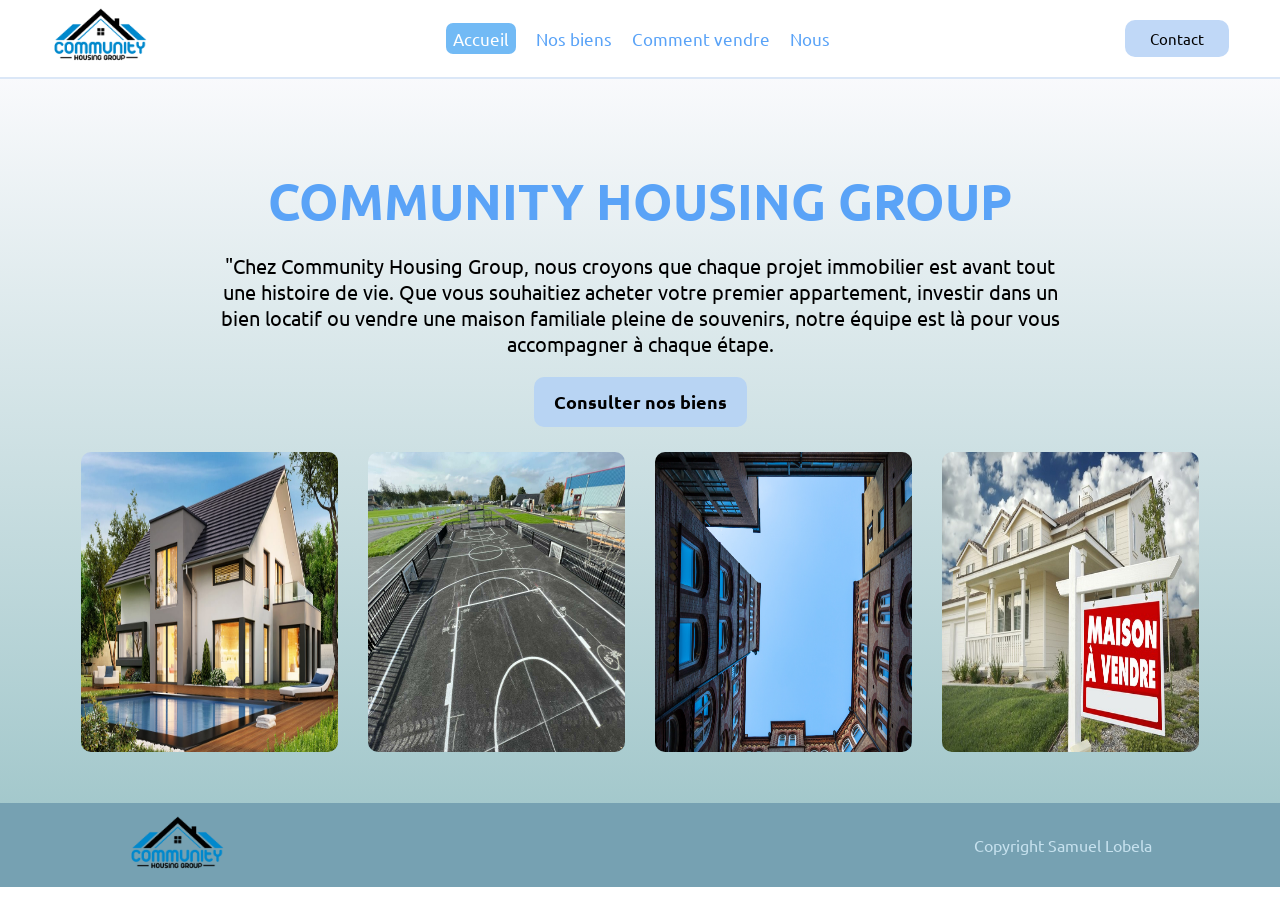
<file: index.html>
<!DOCTYPE html>
<html lang="fr">
<head>
    <meta name="description" content="Mon Projet">
    <meta name="author" content="LOBELA ELONGI Samuel">
    <meta name="viewport" content="width=device-width, initial-scale=1.0">
    <meta name="keywords" content="Projet, L1 ISI, Brest">
    <link rel="stylesheet" href="css/style.css">
    <title>Mon projet web</title>
</head>
<body>
    <header>
        <div class="logo">
            <img src="img/pngwing.com (2).png" alt="logo" >
            
        </div>
        <div class="nav">
            <ul class="list1">
                <li><span><a href="index.html">Accueil</a></span></li>
                <li><a href="page/bien.html">Nos biens</a></li>
                <li><a href="page/vendre.html">Comment vendre</a></li>
                <li><a href="page/contact.html">Nous</a></li>
            </ul>
            
        </div>
        <div class="btn">
            <a href="page/contact.html#ici" id="confirmer"><button>Contact</button></a>
        </div>
    </header>
    <div class="conteneur">

        <div class="cont1">
            <h2><br> <span> COMMUNITY HOUSING GROUP</span></h2>
            <p>"Chez Community Housing Group, nous croyons que chaque projet immobilier est avant tout une histoire de vie. Que vous souhaitiez acheter votre premier appartement, investir dans un bien locatif ou vendre une maison familiale pleine de souvenirs, 
                notre équipe est là pour vous accompagner à chaque 
                étape. 
            </p>
            <a href="page/bien.html"><button>Consulter nos biens </button></a>
        
        </div>
        <div class="image">
            <img src="img/photomb.jpg" alt="Photo maison">
            <img src="img/illuster.jpg" alt="Photo terrain Basket">
            <img src="img/fondcon.jpg" alt="Belle image">
            <img src="img/av.jpg" alt="A vendre">

        </div>
    </div>

<footer>
    <div class="pied">
        <img src="img/pngwing.com (2).png" alt="logocom" width="100px">
        <p>Copyright Samuel Lobela</p>

    </div>
</footer>
</body>
</html>
</file>
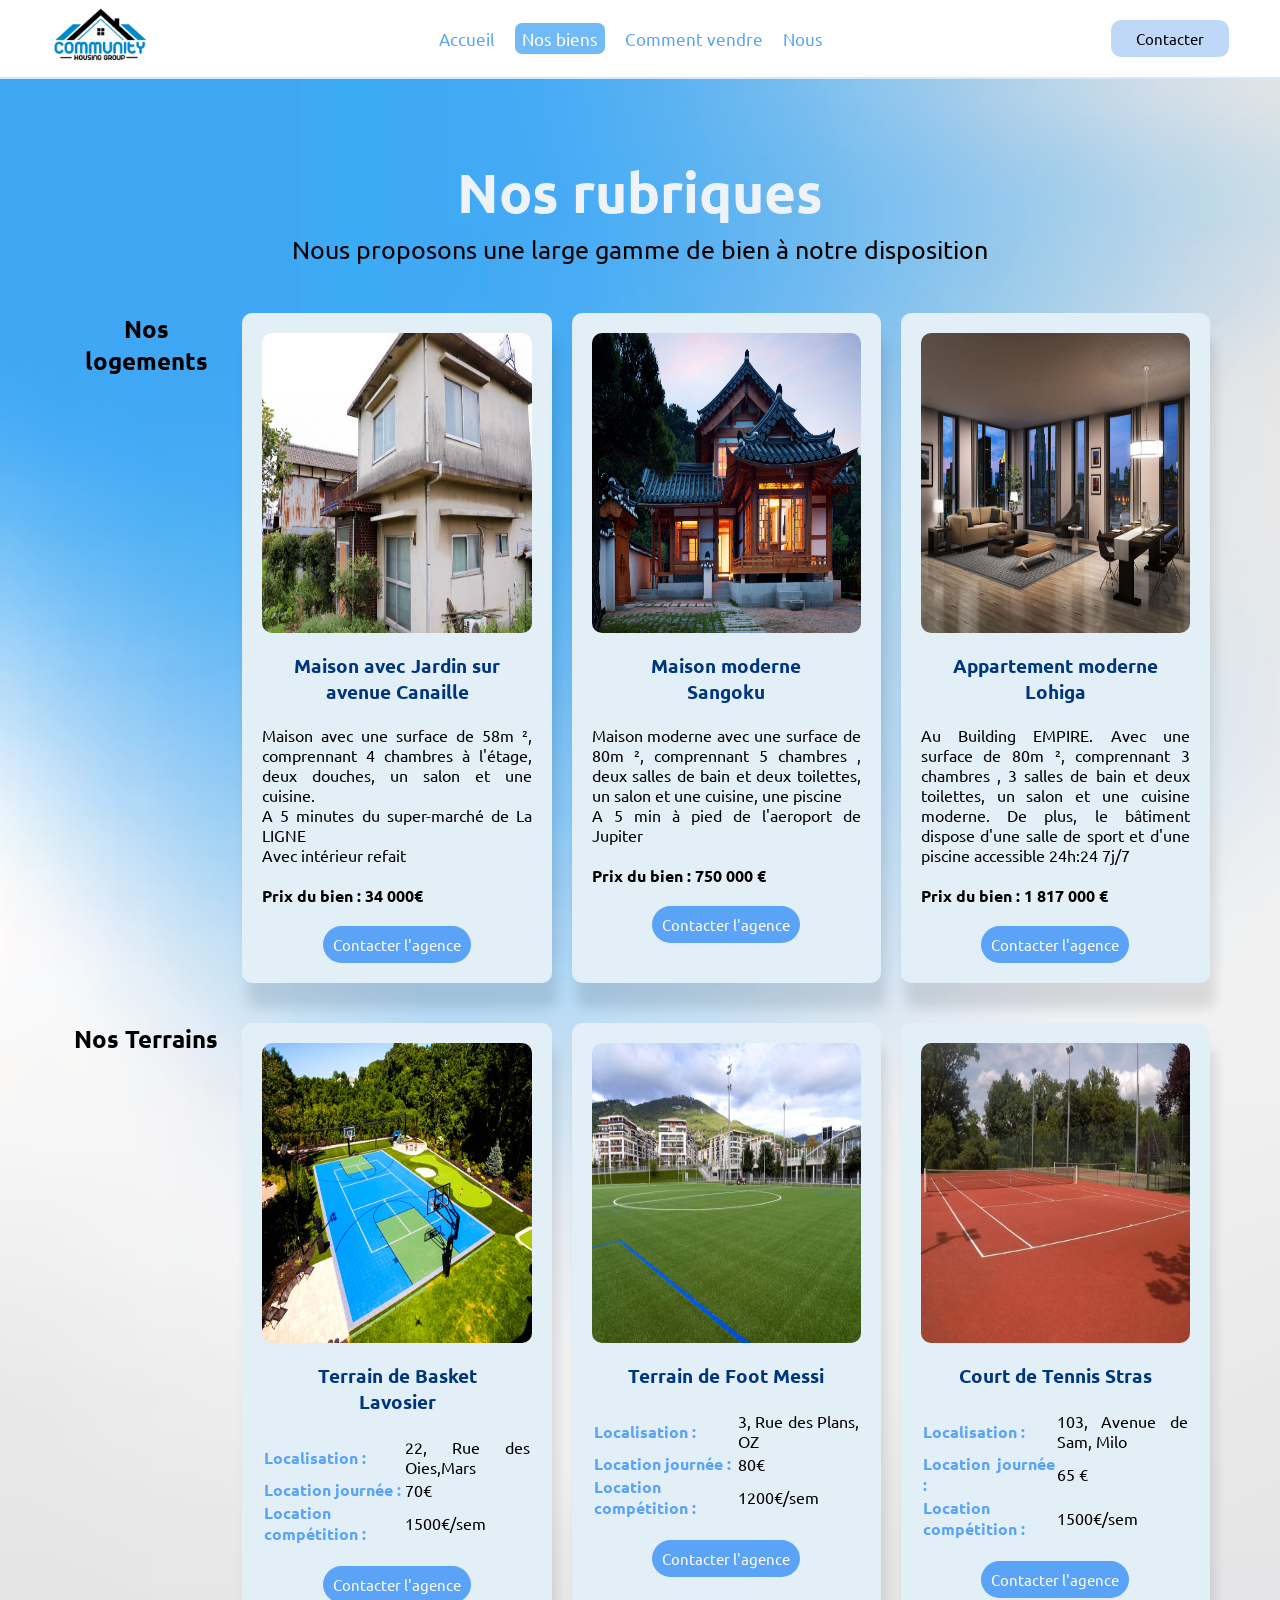
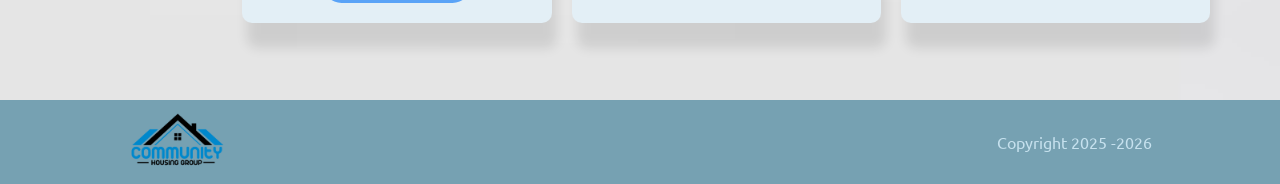
<file: page/bien.html>
<!DOCTYPE html>
<html lang="fr">
<head>
    <meta name="description" content="Mon Projet">
    <meta name="author" content="LOBELA ELONGI Samuel">
    <meta name="keywords" content="Projet, L1 ISI, Brest">
    <meta name="viewport" content="width=device-width, initial-scale=1.0">
    <link rel="stylesheet" href="../css/style.css">
    <title>Nos biens</title>
</head>
<body>
    <header>
        <div class="logo">
            <img src="../img/pngwing.com (2).png" alt="logo" >
            
        </div>
        <div class="nav">
            <ul class="list1">
                <li><a href="../index.html">Accueil</a></li>
                <li><span><a href="bien.html">Nos biens</a></span></li>
                <li><a href="vendre.html">Comment vendre</a></li>
                <li><a href="contact.html">Nous</a></li>
            </ul>
            
        </div>
        <div class="btn">
            <a href="contact.html#ici"><button>Contacter</button></a>
        </div>
    </header>
    <div class="container">
        <div class="pre_cont">
            <h1>Nos rubriques</h1>
            <p>
                Nous proposons une large gamme de bien à notre disposition
            </p>
        </div>
        <div class="grid">
            <h2>Nos logements </h2>
            <div class="grid1">
                
                <img src="../img/log1.jpg" alt="">
                <h3>Maison avec Jardin sur avenue Canaille</h3>
                <p>Maison avec une surface de 58m ², comprennant 4 chambres à l'étage, 
                    deux douches, un salon et une cuisine. <br> A 5 minutes du super-marché de La LIGNE <br> 
                    Avec intérieur refait
                    <br> <br> <strong>Prix du bien : 34 000€</strong>
                </p>

                <a href="#"><button>Contacter l'agence</button></a>
            </div>
            <div class="grid1">
                <img src="../img/maisonj.jpg" alt="">
                <h3>Maison moderne Sangoku</h3>
                <p>Maison moderne avec une surface de 80m ², comprennant 5 chambres , deux salles de bain et deux toilettes, un salon et une cuisine, une piscine <br>
                    A 5 min à pied de l'aeroport de Jupiter <br> <br>
                    <strong>Prix du bien : 750 000 €</strong>
                </p>
                
                <a href="#"><button>Contacter l'agence</button></a>
            </div>
            <div class="grid1">
                <img src="../img/maisonric.jpg" alt="">
                <h3>Appartement moderne Lohiga</h3>
                <p>
                    Au Building EMPIRE.
                    Avec une surface de 80m ², comprennant 3 chambres , 3 salles de bain et deux toilettes, un salon et une cuisine moderne.
                    De plus, le bâtiment dispose d'une salle de sport et d'une piscine accessible 24h:24 7j/7 
                    <br> <br>
                    <strong>Prix du bien : 1 817 000 €</strong>
                </p>
                <a href="#"><button>Contacter l'agence</button></a>
            </div>
        </div>
        <div class="grid">
            <h2>Nos Terrains </h2>
            <div class="grid1">
                
                <img src="../img/terrainbasket.png" alt="">
                <h3>Terrain de Basket Lavosier</h3>
                <table>
                    <tr><td class="prem">Localisation :</td><td>22, Rue des Oies,Mars</td></tr>
                    <tr><td class="prem">Location journée :</td><td>70€</td></tr>
                    <tr><td class="prem">Location compétition :</td><td>1500€/sem</td></tr>
                </table>

                <a href="#"><button>Contacter l'agence</button></a>
            </div>
            <div class="grid1">
                
                <img src="../img/terrainfoot.jpeg" alt="">
                <h3>Terrain de Foot Messi</h3>
                <table>
                    <tr><td class="prem">Localisation :</td><td>3, Rue des Plans, OZ</td></tr>
                    <tr><td class="prem">Location journée :</td><td>80€</td></tr>
                    <tr><td class="prem">Location compétition :</td><td>1200€/sem</td></tr>
                </table>

                <a href="#"><button>Contacter l'agence</button></a>
            </div>
            <div class="grid1">
                
                <img src="../img/courtennis.jpg" alt="">
                <h3>Court de Tennis Stras</h3>
                <table>
                    <tr><td class="prem">Localisation :</td><td>103, Avenue de Sam, Milo</td></tr>
                    <tr><td class="prem">Location journée :</td><td>65 €</td></tr>
                    <tr><td class="prem">Location compétition :</td><td>1500€/sem</td></tr>
                </table>

                <a href="#"><button>Contacter l'agence</button></a>
            </div>
        </div>
    </div>
    <footer>
        <div class="pied">
            <img src="../img/pngwing.com (2).png" alt="logocom" width="100px">
            <p>Copyright 2025 -2026</p>
    
        </div>
    </footer>
</body>
</html>
</file>
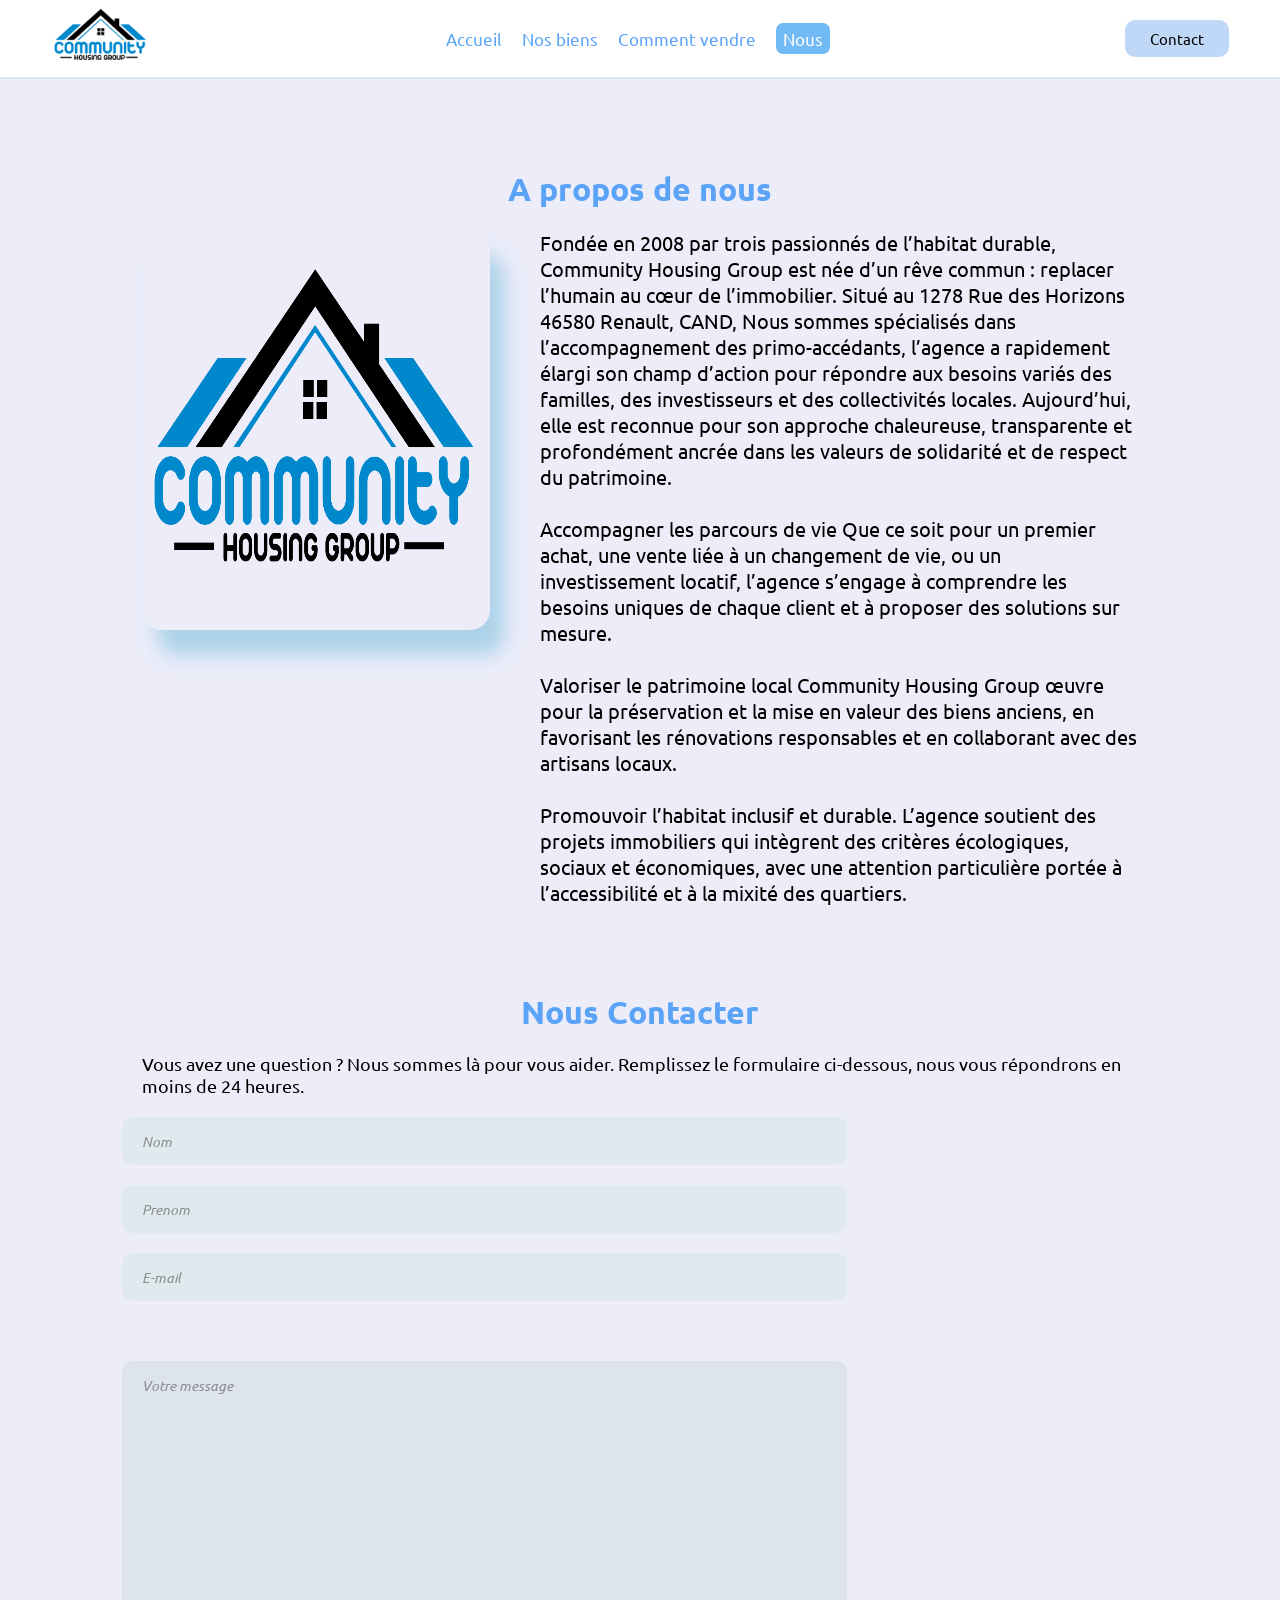
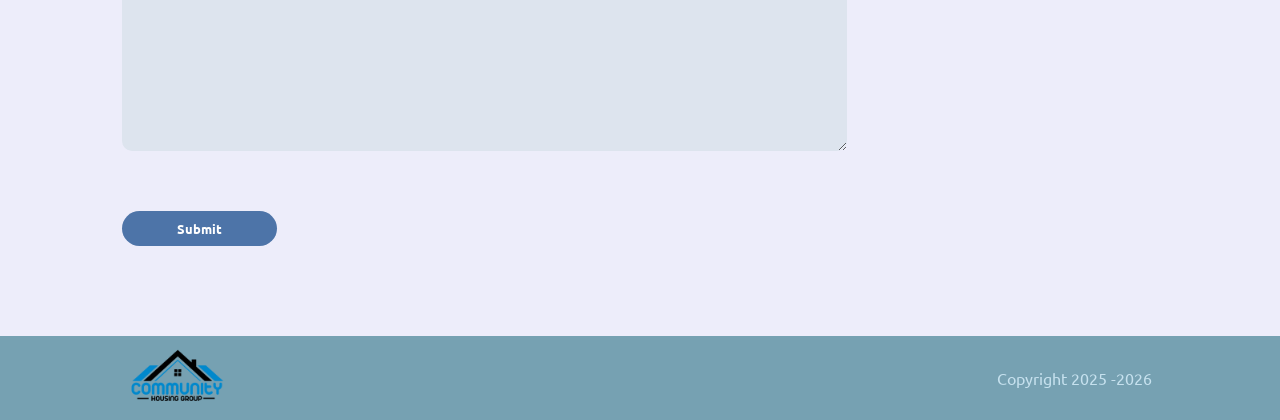
<file: page/contact.html>
<!DOCTYPE html>
<html lang="fr">
<head>
    <meta name="description" content="Mon Projet">
    <meta name="author" content="LOBELA ELONGI Samuel">
    <meta name="keywords" content="Projet, L1 ISI, Brest">
    <meta name="viewport" content="width=device-width, initial-scale=1.0">
    <link rel="stylesheet" href="../css/style.css">
    <title>Contact</title>
</head>
<body>
    <header>
        <div class="logo">
            <img src="../img/pngwing.com (2).png" alt="logo" >
            
        </div>
        <div class="nav">
            <ul class="list1">
                <li><a href="../index.html">Accueil</a></li>
                <li><a href="bien.html">Nos biens</a></li>
                <li><a href="vendre.html">Comment vendre</a></li>
                <li><span><a href="contact.html">Nous</a></span></li>
            </ul>
            
        </div>
        <div class="btn">
            <a href="contact.html#ici"><button>Contact</button></a>
        </div>
    </header> 

    <div class="containerCon">
        <div class="containerCon1">
            <h1>A propos de nous </h1>
            <div class="sc">
                <img src="../img/pngwing.com (2).png" alt="">
                <p>Fondée en 2008 par trois passionnés de l’habitat durable, Community Housing Group est née d’un rêve commun : 
                    replacer l’humain au cœur de l’immobilier. Situé au 1278 Rue des Horizons 46580 Renault, CAND, Nous sommes spécialisés dans l’accompagnement des primo-accédants, l’agence a rapidement élargi son champ 
                    d’action pour répondre aux besoins variés des familles, des investisseurs et des collectivités locales. 
                    Aujourd’hui, elle est reconnue pour son approche chaleureuse, transparente et profondément ancrée dans les valeurs de solidarité et de respect du patrimoine. <br> <br>

                    Accompagner les parcours de vie Que ce soit pour un premier achat, une vente liée à un changement de vie, ou un investissement locatif, 
                    l’agence s’engage à comprendre les besoins uniques de chaque client et à proposer des solutions sur mesure. <br> <br>

                    Valoriser le patrimoine local Community Housing Group œuvre pour la préservation et la mise en valeur des biens anciens, 
                    en favorisant les rénovations responsables et en collaborant avec des artisans locaux. <br> <br>

                    Promouvoir l’habitat inclusif et durable. L’agence soutient des projets immobiliers qui intègrent des critères écologiques, 
                    sociaux et économiques, avec une attention particulière portée à l’accessibilité et à la mixité des quartiers. <br> <br>

                </p>
                
            </div>
        </div>
        
        <div class="bottom">
            <a id="ici"><h1>Nous Contacter</h1></a>
            <p>Vous avez une question ? Nous sommes là pour vous aider. Remplissez le formulaire ci-dessous, nous vous répondrons en moins de 24 heures.</p>
            <form action="" class="form">
                <input class="mod" type="text" placeholder="Nom" >
                <input class="mod" type="text" placeholder="Prenom" >
                <input class="mod" type="text" placeholder="E-mail" >
                <br> <textarea name="message" rows="20" cols="10" placeholder="Votre message" required></textarea> <br>
                <input class="val" type="submit" title="Cliquez pour soumettre" onclick="alert('Votre message a été envoyé')">
        
            </form>
        </div>
    </div>
    <footer>
        <div class="pied">
            <img src="../img/pngwing.com (2).png" alt="logocom" width="100px">
            <p>Copyright 2025 -2026</p>
    
        </div>
</footer>
</body>
</html>
</file>
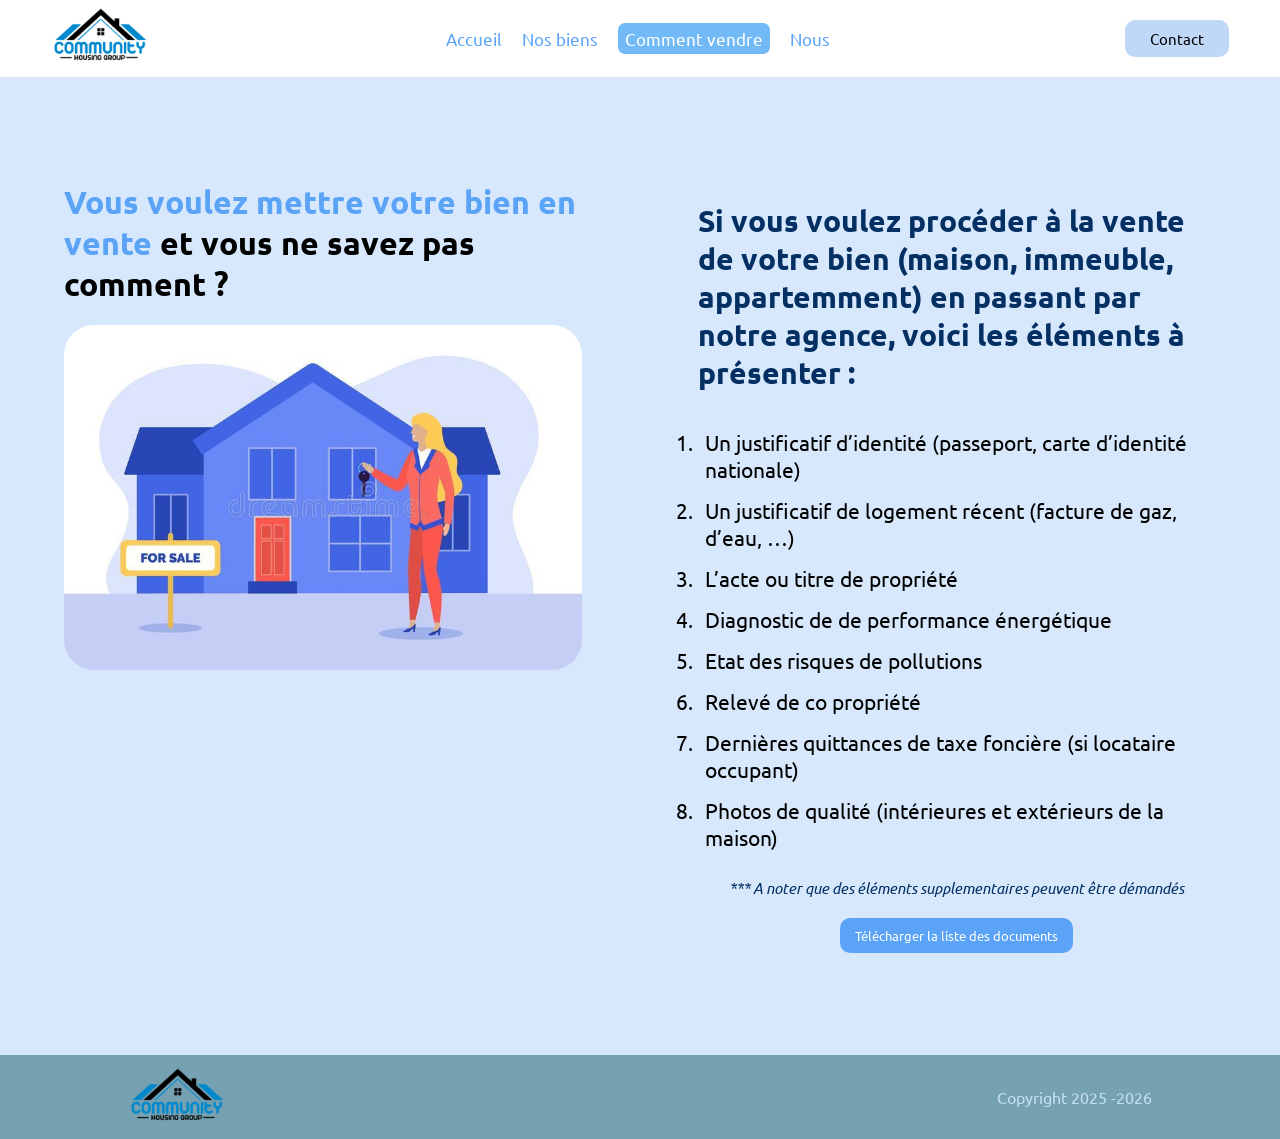
<file: page/vendre.html>
<!DOCTYPE html>
<html lang="en">
<head>
    <meta name="description" content="Mon Projet">
    <meta name="author" content="LOBELA ELONGI Samuel">
    <meta name="keywords" content="Projet, L1 ISI, Brest">
    <meta name="viewport" content="width=device-width, initial-scale=1.0">
    <link rel="stylesheet" href="../css/style.css">
    <title>Vendre un bien</title>
</head>
<body>
    <header>
        <div class="logo">
            <img src="../img/pngwing.com (2).png" alt="logo" >
            
        </div>
        <div class="nav">
            <ul class="list1">
                <li><a href="../index.html">Accueil</a></li>
                <li><a href="bien.html">Nos biens</a></li>
                <li><span><a href="vendre.html">Comment vendre</a></span></li>
                <li><a href="contact.html">Nous</a></li>
            </ul>
            
        </div>
        <div class="btn">
            <a href="contact.html#ici"><button>Contact</button></a>
        </div>
    </header>
    <div class="containerVen">
        <div class="containerVen1">
            <h1><span>Vous voulez mettre votre bien en vente </span> et vous ne savez pas comment ?</h1>
            <img src="../img/howtosell.jpg" alt="comment vendre">
        </div>
        
        <div class="aside">
            <p class="p1">
                Si vous voulez procéder à la vente de votre bien (maison, immeuble, appartemment) en passant par notre agence, voici les éléments à présenter : <br>
            </p>
            <ol class="listdoc">
                <li>Un justificatif d’identité (passeport, carte d’identité nationale)</li>
                <li>Un justificatif de logement récent (facture de gaz, d’eau, …)</li>
                <li>L’acte ou titre de propriété</li>
                <li> Diagnostic de de performance énergétique</li>
                <li> Etat des risques de pollutions</li>
                <li>Relevé de co propriété </li>
                <li>Dernières quittances de taxe foncière (si locataire occupant)</li>
                <li>Photos de qualité (intérieures et extérieurs de la maison)</li>
            </ol>
            <p class="p2">
                *** A noter que des éléments supplementaires peuvent être démandés      
            </p>
            <a href="../data/comment vendre.pdf" download="Document"><Button title="Cliquer pour télécharger cette liste">Télécharger la liste des documents</Button></a>
        </div>
    </div>
    <footer>
        <div class="pied">
            <img src="../img/pngwing.com (2).png" alt="logocom" width="100px">
            <p>Copyright 2025 -2026</p>
    
        </div>
    </footer>
</body>
</html>
</file>
<file: css/style.css>
@import url('https://fonts.googleapis.com/css2?family=Itim&family=Ubuntu:wght@300&display=swap');
*{
    font-family: 'Itim', cursive;
    font-family: 'Ubuntu', sans-serif;
    padding: 0;
    margin: 0;
    box-sizing: border-box;
}
/*@media and screen  (min-width: 1440px) : Déjà configurer pour les grands écrans */

header{
    display: flex;
    justify-content: space-between;
    align-items: center;
    padding: 2px 4%;
    font-size: 17px;
    width: 100%;
    font-size: 17px;
    border-bottom:2px solid #dbe7f7;
}

.logo img{
    width : 100px;
    cursor: pointer;
}

.nav ul{
    display: flex;
    align-items: center;
    gap: 20px;
}

.nav ul li{
    list-style: none;
}
.nav ul li a{
    text-decoration: none;
    color: #5aa3f7;
    transition: all 0.3s ease;
}
.nav ul li span a {
    background-color: rgb(114, 186, 245);
    color: white;
    padding: 5px 7px;
    border-radius: 7px;
}
.nav ul li a:hover{
    color: white;
    background-color: rgb(114, 186, 245);
    padding: 5px 7px;
    border-radius: 7px;
    
}
.btn{
    display: flex;
    align-items: center;
}
.btn button{
    padding: 9px 25px;
    border-radius: 10px;
    background-color: #c0d8f7;
    border: none;
    font-size: 15px;
    transition: all 0.3s ease;
}
.btn button:hover{
    color: white;
    background-color: rgb(114, 186, 245);
}

/* ############################# Pour la Page index  ###############################*/
.conteneur{
    
    width: 100%;
    display: flex;
    flex-direction: column;
    align-items: center;
    padding: 2%;
    background: linear-gradient(rgba(245, 246, 250, 0.603), rgba(73, 146, 153, 0.5));   
}

.cont1{
    width: 70%;
    display: flex;
    flex-direction: column;
    align-items: center;
}
.cont1 h2, .cont1 h2 span{
    margin-bottom: 20px;
    color: #5aa3f7;
    font-size: 50px;
}

.cont1 p{
    text-align: center;
    font-size: 20px;
}
.cont1 button{
    margin-top: 20px;
    padding: 13px 20px;
    background-color: #b8d4f3;
    border: none;
    font-weight: 700;
    font-size: 18px;
    border-radius: 10px;
    transition: all 0.3s ease;
}
.cont1 button:hover{
    background-color: #3770bb;
    color: white;
    cursor: pointer;
}

.image{
    width: 100%;
    padding: 25px;
    display: flex;
    justify-content: space-between;
}

.image img{
    height: 400px;
    width: 22%;
    border-radius: 10px;
}
/* ########################################################################*/

/*#################### Pour la Page bien ####################*/
.container{
    background-image: url(../img/bck2.jpg);
    background-size: cover;
    width: 100%;
    display: flex;
    flex-direction: column;
    align-items : center;
    padding: 6% 40px;
    
}
.pre_cont{
    display: flex;
    flex-direction: column;
    align-items: center;
}
.pre_cont h1{
    font-size: 55px;
    color: #eef3fa;
}
.pre_cont p{
    padding: 7px;
    font-size: 25px;
}
.grid{
    margin-top: 40px;
    width: 95%;
    display: flex;
    justify-content: space-between;
    gap: 20px;

}.grid h2{
    width: 10%;
    text-align: center;
}

.grid1{
    width : 30%;
    background-color: rgb(227 239 246);
    padding: 20px;
    display: flex;
    flex-direction: column;
    align-items: center;
    border-radius: 10px;
    box-shadow: 5px 25px 12px rgba(0,0,0,0.1);
}

.grid1 img{
    height: 300px;
    width: 100%;
    border-radius: 10px;
}

.grid h3{
    color: #00367c;
    padding: 20px;
    text-align: center;
}
.grid{
    text-align: justify;
}
.grid button{
    margin-top: 20px;
    padding: 9px 10px;
    background-color: #5aa3f7;
    border: none;
    color: white;
    font-size: 15px;
    border-radius: 20px;
    transition: all 0.3s ease;
}

.grid button:hover{
    color: black;
    background-color: #c0d8f7;
    cursor: pointer;
}
.prem{
    color: #5aa3f7;
    font-weight: 800;
}
/* ########################################################################*/

/* ############################ Page VENDRE ###############*/
.containerVen{
    background-color: #d7e8fc;
    background-size: cover;
    width: 100%;
    padding: 8% 5%;
    display: flex;
    justify-content: space-between;
}
.containerVen1{
    width: 45%;
    display: flex;
    flex-direction: column;
    gap: 20px;
}
.containerVen1 h1 span{
    color: #5aa3f7;
}
    .containerVen1 img{
        border-radius: 30px;
        
    }

.aside{
    width: 45%;
    margin-top: 20px;
    align-items: center;
    display: flex;
    flex-direction: column;
    align-items: center;
}

.aside .p1{
    color: #032f63;
    font-size: 30px;
    margin-bottom: 30px;
    font-weight: 900;
}
.listdoc li{
    font-size: 21px;
    padding: 7px;
}
.aside .p2{
    margin-top: 20px;
    color: #032f63;
    font-size: 15px;
    font-style: italic;
}
.aside button{
    margin-top: 20px;
    padding: 9px 15px;
    background-color: #5aa3f7;
    border: none;
    color: white;
    border-radius: 10px;
    transition: all 0.3s ease;
}
.aside button:hover{
    background-color: #2971c4;
    cursor: pointer;
}

/* ########################################################################*/

/* #####################################PAGE CONTACT ############################*/
.containerCon{
    background-color: #ededfa;
    width: 100%;
    padding: 7% 5%;
    display: flex;
    flex-direction: column;
    justify-content: space-between;
    align-items: center;
}

.containerCon1{
    width: 90%;
    display: flex;
    flex-direction: column;
    align-items: center;
    
}
.containerCon1 h1 {
    color: #5aa3f7;
    
}
.sc {
    display: flex;
    padding: 20px;
    justify-content: space-between;
    
}
.sc img{
    width: 30%;
    border-radius: 20px;
    box-shadow: 15px 25px 20px rgb(172, 210, 233);
}
.sc p{
    width: 60%;
    font-size: 20px;
    
}
.bottom{
    width: 90%;
    display: flex;
    flex-direction: column;
    margin-top: 40px;
}
.bottom h1{
    
    color: #5aa3f7;
    text-align: center;
}
.bottom p{
    
    padding: 20px;
    font-size: 18px ;
}
.bottom .form{
    display: flex;
    flex-direction: column;
    justify-content: space-between;
    gap: 20px;
}

.bottom .form .mod{
    width: 70%;
    padding: 15px 20px;
    background-color: #e0e9ee;
    border: none;
    border-radius: 10px;
    font-size: 14px;
}

.bottom .form textarea{
    width: 70%;
    border: none;
    background-color: #dde4ee;
    padding: 15px 20px;
    border-radius: 10px;
    font-size: 14px;

}
.bottom .form ::placeholder{
    color: rgb(139, 142, 146);
    font-style: italic;
}

.bottom .form .val{
    width: 15%;
    padding: 9px 15px;
    border: none;
    background-color: #4d74a8;
    color: white;
    font-weight: 600;
    border-radius: 35px;
    transition: all 0.3s ease;
}
.bottom .form .val:hover{
    background-color: #02285a;
    cursor: pointer;
}
/* #####################################*/

.pied{
    display: flex;
    justify-content : space-between;
    align-items : center;
    background-color: rgb(118 161 178);
    padding: 7px 10%;
}
.pied p{
    color : #c6e1ee;
}
/*Responsive*/

@media screen and (max-width : 768px) {
    /*Ecran de smpartphone : largeur max 168px  */
    /* Page d'accueil*/
    header{
        display: flex;
        flex-direction: column;
        align-items: center;
        justify-content: space-around;
        height: 300px;
    }
    .nav ul{
        display: flex;
        flex-direction: column;
    }

    .cont1 h2 {
        text-align: center;
    }
    .image{
        width: 100%;
        display: flex;
        flex-direction: column;
        align-items: center;
        gap: 20px;
    }
    .image img{
        height: 200px;
        width: 50%;
    }
    /* #########################*/

    /* Page des biens*/
    .pre_cont h1,p{
        text-align: center;
    }
    .grid{
        display: flex;
        flex-direction: column;
        align-items: center;
    }
    .grid h2{
        width: 50%;
    }
    .grid1{
        width: 80%;
    }
    /* ########################*/
    
    /* Page Comment vendre*/
    .containerVen{
        display: flex;
        flex-direction: column;
        
    }
    .containerVen1{
        width: 100%;
        display: flex;
        align-items: center;
    }

    .containerVen1 img{
        height: 300px;
        width : 80%;
    }
    .aside{
        display: flex;
        width: 100%;
        padding: 0px 15px;
    }
    
    /* #######################*/
    /* Page Comment vendre*/

        .containerCon{
            padding : 20px 0;
        width : 100%;
    }
  
    .sc{
        display: flex;
        flex-direction: column;
        align-items: center;
        gap: 20px;
    }
    .sc img{
        height: 200px;
        width: 50%;
    }
    .sc p{
        width : 90%;
        text-align : justify;
    }
    .bottom .form .val{
        padding : 8px;
    }
    /* ########################*/
    
    .pied{
        display: flex;
        flex-direction: column;
        gap: 20px;
    }
} 

@media screen and (min-width : 1024px) and (max-width:1439px){
    /* Page index*/
    .image{
        width: 95%;
    }
    .image img{
        width: 50%;
        height: 300px;
        width: 23%;
    }
    .grid h2{
        width: 15%;
    }
    .sc img{
        height: 400px;
        width: 35%;
    }
}
/*Samuel Lobela Elongi*/
</file>
